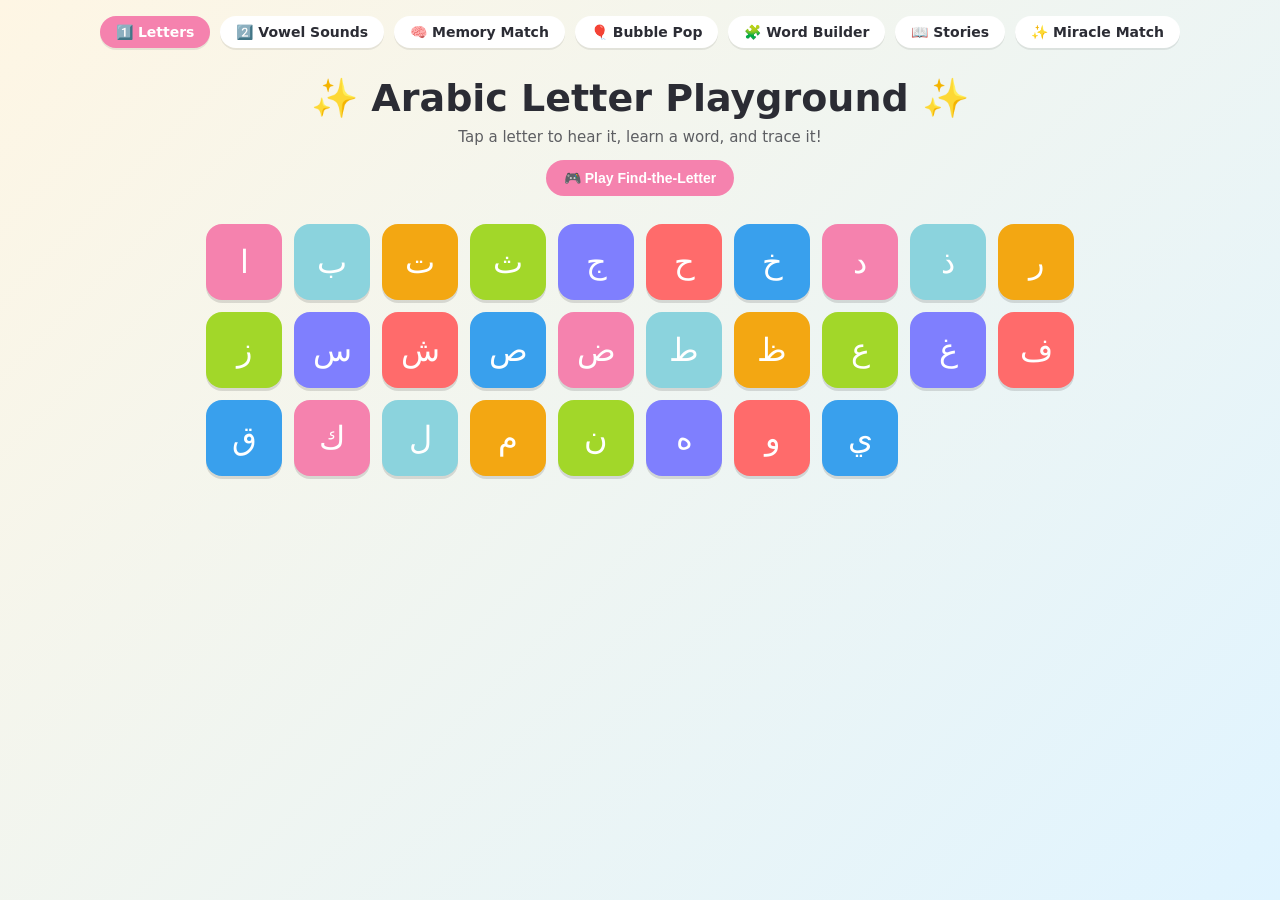
<file: index.html>
<!DOCTYPE html>
<html lang="en">
<head>
<meta charset="UTF-8">
<meta name="viewport" content="width=device-width, initial-scale=1.0">
<title>Arabic Letter Playground</title>
<link rel="stylesheet" href="style.css?v=15">
</head>
<body>

<nav class="level-nav">
  <a href="index.html" class="level-pill active">1️⃣ Letters</a>
  <a href="harakat.html" class="level-pill">2️⃣ Vowel Sounds</a>
  <a href="memory.html" class="level-pill">🧠 Memory Match</a>
  <a href="bubble.html" class="level-pill">🎈 Bubble Pop</a>
  <a href="connector.html" class="level-pill">🧩 Word Builder</a>
  <a href="stories.html" class="level-pill">📖 Stories</a>
  <a href="miracles.html" class="level-pill">✨ Miracle Match</a>
</nav>

<header class="app-header">
  <h1>✨ Arabic Letter Playground ✨</h1>
  <p class="subtitle">Tap a letter to hear it, learn a word, and trace it!</p>
  <button id="mode-toggle-btn" class="mode-btn">🎮 Play Find-the-Letter</button>
</header>

<div id="welcome-back-banner" class="welcome-back hidden">
  <span id="welcome-back-text"></span>
  <a id="welcome-back-link" class="welcome-back-btn" href="harakat.html">Continue ▶</a>
</div>

<div id="game-panel" class="game-panel hidden">
  <div class="game-prompt">Find: <span id="game-target-name">Alif</span></div>
  <button id="game-replay-btn" class="replay-btn">🔊 Hear it again</button>
  <div class="game-score">Score: <span id="game-score">0</span></div>
</div>

<main>
  <div id="letter-grid" class="letter-grid"></div>
</main>

<div id="overlay" class="overlay hidden">
  <div class="detail-card">
    <button id="close-btn" class="close-btn" aria-label="Close">✕</button>

    <div class="detail-top">
      <div class="big-letter" id="big-letter">ا</div>
      <div class="detail-info">
        <div class="letter-name" id="letter-name">Alif</div>
        <div class="letter-translit" id="letter-translit">a</div>
        <button id="hear-btn" class="hear-btn">🔊 Hear it</button>
      </div>
    </div>

    <div class="example-word">
      <div class="example-arabic" id="example-arabic">أسد</div>
      <div class="example-meaning">
        <span id="example-translit">Asad</span> — <span id="example-meaning">Lion</span> <span id="example-emoji">🦁</span>
      </div>
      <button id="hear-word-btn" class="hear-btn small">🔊 Hear the word</button>
    </div>

    <div class="trace-section">
      <p class="trace-label">Trace the letter!</p>
      <canvas id="trace-canvas" width="280" height="280"></canvas>
      <div class="trace-buttons">
        <button id="clear-trace-btn">Clear</button>
        <button id="done-trace-btn">I'm done! 🎉</button>
      </div>
    </div>
  </div>
</div>

<div id="confetti-container" class="confetti-container"></div>

<script src="script.js?v=9"></script>
</body>
</html>
</file>
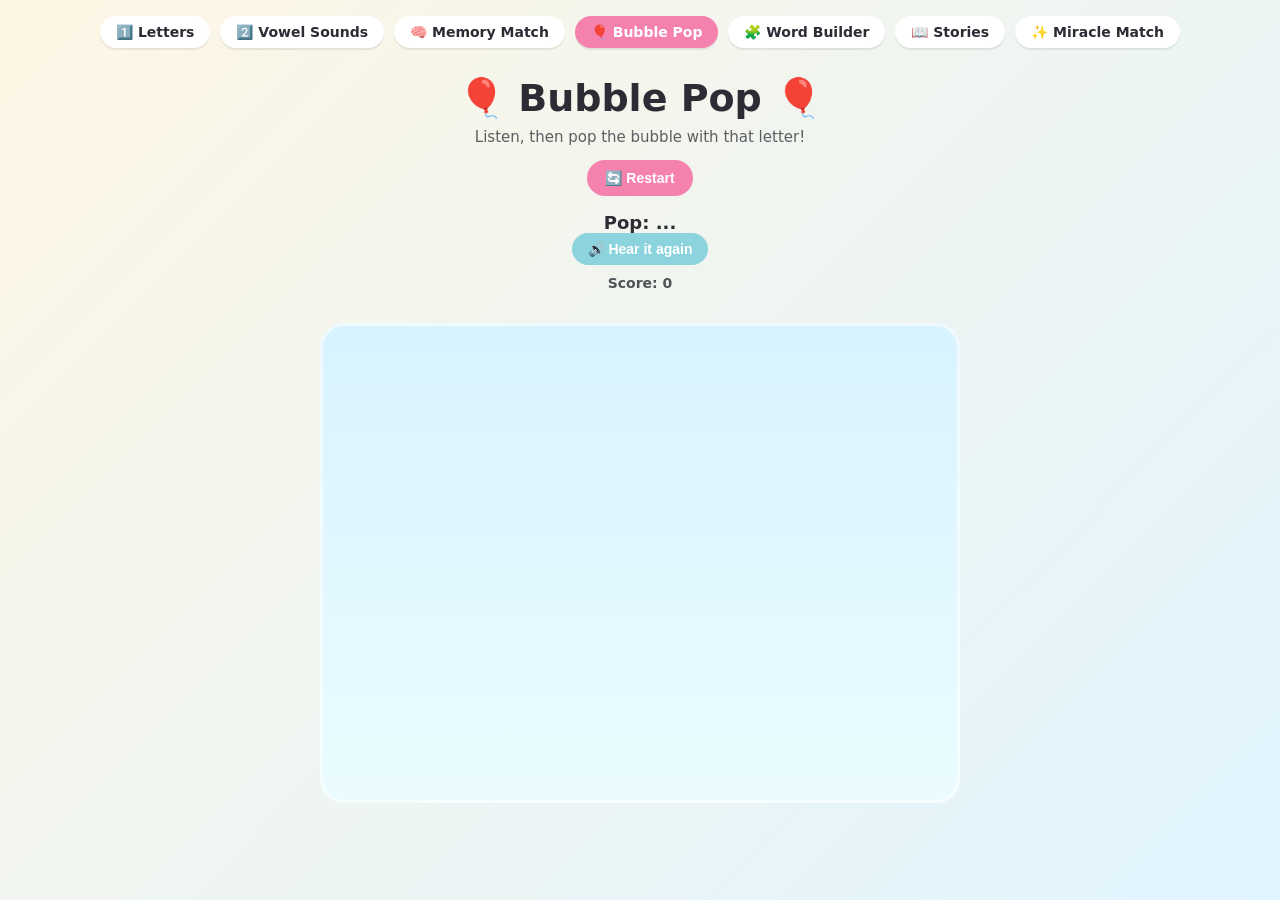
<file: bubble.html>
<!DOCTYPE html>
<html lang="en">
<head>
<meta charset="UTF-8">
<meta name="viewport" content="width=device-width, initial-scale=1.0">
<title>Bubble Pop — Arabic Letter Playground</title>
<link rel="stylesheet" href="style.css?v=15">
</head>
<body>

<nav class="level-nav">
  <a href="index.html" class="level-pill">1️⃣ Letters</a>
  <a href="harakat.html" class="level-pill">2️⃣ Vowel Sounds</a>
  <a href="memory.html" class="level-pill">🧠 Memory Match</a>
  <a href="bubble.html" class="level-pill active">🎈 Bubble Pop</a>
  <a href="connector.html" class="level-pill">🧩 Word Builder</a>
  <a href="stories.html" class="level-pill">📖 Stories</a>
  <a href="miracles.html" class="level-pill">✨ Miracle Match</a>
</nav>

<header class="app-header">
  <h1>🎈 Bubble Pop 🎈</h1>
  <p class="subtitle">Listen, then pop the bubble with that letter!</p>
  <button id="restart-btn" class="mode-btn">🔄 Restart</button>
</header>

<div class="bubble-prompt">
  <div class="bubble-prompt-text">Pop: <span id="target-name">Alif</span></div>
  <button id="replay-btn" class="replay-btn">🔊 Hear it again</button>
  <div class="bubble-score">Score: <span id="score">0</span></div>
</div>

<main>
  <div id="bubble-pond" class="bubble-pond"></div>
</main>

<div id="confetti-container" class="confetti-container"></div>

<script src="bubble.js?v=4"></script>
</body>
</html>
</file>
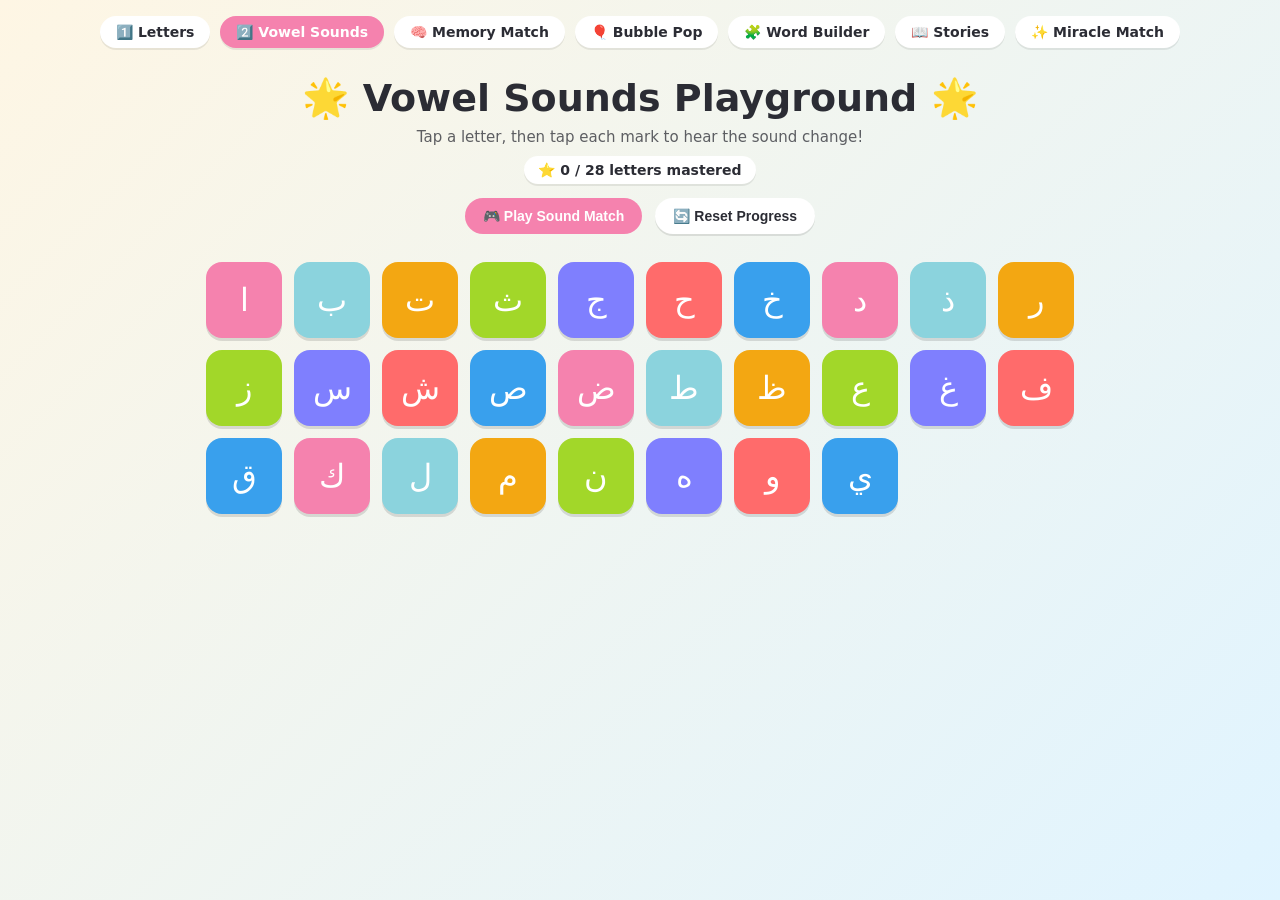
<file: harakat.html>
<!DOCTYPE html>
<html lang="en">
<head>
<meta charset="UTF-8">
<meta name="viewport" content="width=device-width, initial-scale=1.0">
<title>Vowel Sounds (Harakat) — Arabic Letter Playground</title>
<link rel="stylesheet" href="style.css?v=15">
</head>
<body>

<nav class="level-nav">
  <a href="index.html" class="level-pill">1️⃣ Letters</a>
  <a href="harakat.html" class="level-pill active">2️⃣ Vowel Sounds</a>
  <a href="memory.html" class="level-pill">🧠 Memory Match</a>
  <a href="bubble.html" class="level-pill">🎈 Bubble Pop</a>
  <a href="connector.html" class="level-pill">🧩 Word Builder</a>
  <a href="stories.html" class="level-pill">📖 Stories</a>
  <a href="miracles.html" class="level-pill">✨ Miracle Match</a>
</nav>

<header class="app-header">
  <h1>🌟 Vowel Sounds Playground 🌟</h1>
  <p class="subtitle">Tap a letter, then tap each mark to hear the sound change!</p>
  <div class="progress-badge">⭐ <span id="progress-count">0</span> / 28 letters mastered</div>
  <br>
  <button id="mode-toggle-btn" class="mode-btn">🎮 Play Sound Match</button>
  <button id="reset-btn" class="mode-btn reset-btn">🔄 Reset Progress</button>
</header>

<div id="game-panel" class="game-panel hidden">
  <div class="game-prompt">Listen, then tap the mark you heard!</div>
  <div class="game-target-letter" id="game-target-letter">ب</div>
  <button id="replay-btn" class="replay-btn">🔊 Replay Sound</button>
  <div class="answer-chips" id="answer-chips"></div>
  <div class="game-score">Score: <span id="game-score">0</span></div>
</div>

<main>
  <div id="letter-grid" class="letter-grid"></div>
</main>

<div id="overlay" class="overlay hidden">
  <div class="detail-card">
    <button id="close-btn" class="close-btn" aria-label="Close">✕</button>

    <div class="harakat-top">
      <div class="detail-info">
        <div class="letter-name" id="letter-name">Ba</div>
        <div class="letter-translit" id="letter-translit">"b"</div>
      </div>
    </div>

    <div class="stage-label" id="stage-label">Tap a mark below 👇</div>
    <div class="stage" id="stage">ب</div>
    <button id="hear-btn" class="hear-btn">🔊 Hear it</button>

    <div class="vowel-chips" id="vowel-chips"></div>

    <div class="mascot-bubble" id="mascot-bubble">⭐ Tap a vowel mark to hear the sound change!</div>
  </div>
</div>

<div id="confetti-container" class="confetti-container"></div>

<script src="harakat.js?v=7"></script>
</body>
</html>
</file>
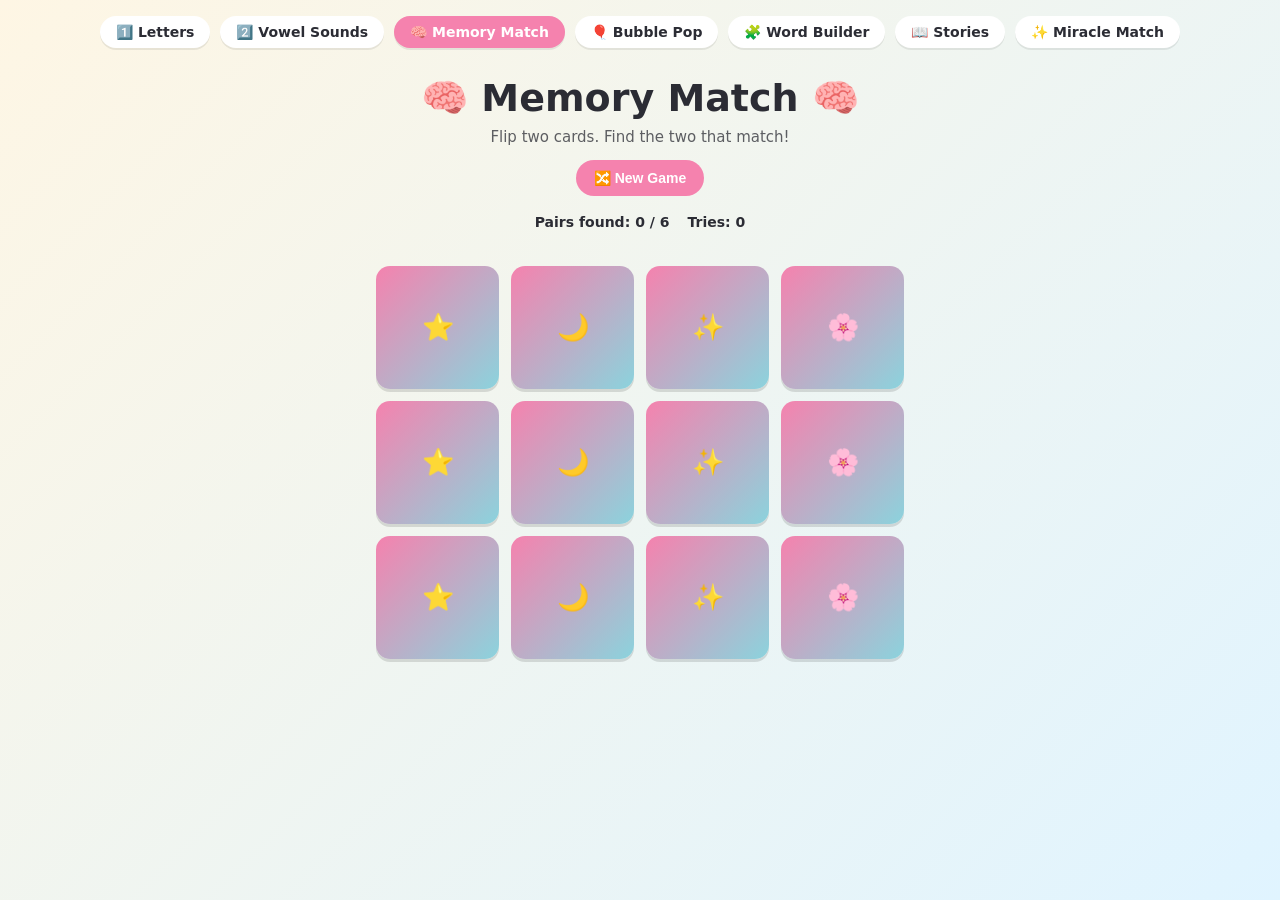
<file: memory.html>
<!DOCTYPE html>
<html lang="en">
<head>
<meta charset="UTF-8">
<meta name="viewport" content="width=device-width, initial-scale=1.0">
<title>Memory Match — Arabic Letter Playground</title>
<link rel="stylesheet" href="style.css?v=15">
</head>
<body>

<nav class="level-nav">
  <a href="index.html" class="level-pill">1️⃣ Letters</a>
  <a href="harakat.html" class="level-pill">2️⃣ Vowel Sounds</a>
  <a href="memory.html" class="level-pill active">🧠 Memory Match</a>
  <a href="bubble.html" class="level-pill">🎈 Bubble Pop</a>
  <a href="connector.html" class="level-pill">🧩 Word Builder</a>
  <a href="stories.html" class="level-pill">📖 Stories</a>
  <a href="miracles.html" class="level-pill">✨ Miracle Match</a>
</nav>

<header class="app-header">
  <h1>🧠 Memory Match 🧠</h1>
  <p class="subtitle">Flip two cards. Find the two that match!</p>
  <button id="new-game-btn" class="mode-btn">🔀 New Game</button>
</header>

<div class="memory-toolbar">
  <span>Pairs found: <span id="pairs-found">0</span> / <span id="pairs-total">6</span></span>
  <span>Tries: <span id="tries-count">0</span></span>
</div>

<div id="win-banner" class="memory-win-banner hidden">
  🎉 You found every pair! Great memory!
</div>

<main>
  <div id="memory-grid" class="memory-grid"></div>
</main>

<div id="confetti-container" class="confetti-container"></div>

<script src="memory.js?v=3"></script>
</body>
</html>
</file>
<file: style.css>
:root {
  --bg1: #fef6e4;
  --bg2: #e0f4ff;
  --accent: #f582ae;
  --accent2: #8bd3dd;
  --accent3: #f3d2c1;
  --text: #2b2c34;
  --card-bg: #ffffff;
}

* { box-sizing: border-box; }

body {
  margin: 0;
  min-height: 100vh;
  font-family: 'Segoe UI', system-ui, sans-serif;
  background: linear-gradient(135deg, var(--bg1), var(--bg2));
  color: var(--text);
}

.level-nav {
  display: flex;
  justify-content: center;
  gap: 10px;
  padding: 16px 16px 0;
}

.level-pill {
  text-decoration: none;
  color: var(--text);
  background: #fff;
  padding: 8px 16px;
  border-radius: 999px;
  font-weight: 700;
  font-size: 14px;
  box-shadow: 0 2px 0 rgba(0,0,0,0.08);
  transition: transform 0.12s ease;
}

.level-pill:hover {
  transform: translateY(-2px);
}

.level-pill.active {
  background: var(--accent);
  color: #fff;
}

.app-header {
  text-align: center;
  padding: 28px 16px 12px;
}

.welcome-back {
  max-width: 420px;
  margin: 14px auto 0;
  background: #fff7e6;
  border: 2px solid #ffd93d;
  border-radius: 16px;
  padding: 12px 16px;
  text-align: center;
  font-weight: 600;
  font-size: 14px;
}

.welcome-back.hidden {
  display: none;
}

.welcome-back-btn {
  display: inline-block;
  margin-top: 8px;
  background: var(--accent);
  color: #fff;
  text-decoration: none;
  padding: 8px 16px;
  border-radius: 999px;
  font-weight: 700;
  font-size: 14px;
}

.progress-badge {
  display: inline-block;
  margin-top: 10px;
  background: #fff;
  padding: 6px 14px;
  border-radius: 999px;
  font-weight: 700;
  font-size: 14px;
  box-shadow: 0 2px 0 rgba(0,0,0,0.08);
}

.app-header h1 {
  margin: 0;
  font-size: clamp(24px, 5vw, 38px);
}

.subtitle {
  margin: 8px 0 0;
  opacity: 0.75;
  font-size: 15px;
}

.mode-btn {
  margin-top: 14px;
  border: none;
  background: var(--accent);
  color: #fff;
  padding: 10px 18px;
  border-radius: 999px;
  cursor: pointer;
  font-size: 14px;
  font-weight: 700;
}

.reset-btn {
  background: #fff;
  color: var(--text);
  box-shadow: 0 2px 0 rgba(0,0,0,0.1);
  margin-left: 8px;
}

.reset-btn.confirming {
  background: #ff6b6b;
  color: #fff;
}

.game-panel {
  max-width: 900px;
  margin: 0 auto;
  padding: 0 16px 8px;
  text-align: center;
}

.game-panel.hidden { display: none; }

.game-prompt {
  font-size: 22px;
  font-weight: 700;
}

.game-score {
  margin-top: 4px;
  font-weight: 600;
  opacity: 0.8;
}

main {
  max-width: 900px;
  margin: 0 auto;
  padding: 16px;
}

.letter-grid {
  display: grid;
  grid-template-columns: repeat(auto-fill, minmax(72px, 1fr));
  gap: 12px;
}

.letter-btn {
  aspect-ratio: 1;
  border: none;
  border-radius: 16px;
  font-size: 32px;
  cursor: pointer;
  display: flex;
  align-items: center;
  justify-content: center;
  box-shadow: 0 3px 0 rgba(0,0,0,0.12);
  transition: transform 0.12s ease, box-shadow 0.12s ease;
  color: #fff;
  font-family: 'Traditional Arabic', 'Scheherazade New', 'Noto Naskh Arabic', serif;
}

.letter-btn:hover {
  transform: translateY(-2px) scale(1.05);
}

.letter-btn:active {
  transform: translateY(1px);
  box-shadow: 0 1px 0 rgba(0,0,0,0.12);
}

.letter-btn.correct-flash {
  animation: correct-pulse 0.6s ease;
}

.letter-btn.wrong-flash {
  animation: wrong-shake 0.4s ease;
}

@keyframes correct-pulse {
  0% { box-shadow: 0 0 0 0 rgba(46, 158, 79, 0.7); }
  50% { transform: scale(1.15); box-shadow: 0 0 0 10px rgba(46, 158, 79, 0); }
  100% { transform: scale(1); }
}

@keyframes wrong-shake {
  0%, 100% { transform: translateX(0); }
  25% { transform: translateX(-6px); }
  75% { transform: translateX(6px); }
}

.overlay {
  position: fixed;
  inset: 0;
  background: rgba(30, 20, 40, 0.55);
  display: flex;
  align-items: center;
  justify-content: center;
  padding: 16px;
  z-index: 10;
}

.overlay.hidden { display: none; }

.detail-card {
  background: var(--card-bg);
  border-radius: 24px;
  padding: 24px;
  max-width: 380px;
  width: 100%;
  max-height: 92vh;
  overflow-y: auto;
  position: relative;
  box-shadow: 0 20px 50px rgba(0,0,0,0.3);
  text-align: center;
}

.close-btn {
  position: absolute;
  top: 14px;
  right: 14px;
  border: none;
  background: #f1f1f1;
  width: 32px;
  height: 32px;
  border-radius: 50%;
  cursor: pointer;
  font-size: 16px;
}

.detail-top {
  display: flex;
  align-items: center;
  gap: 16px;
  justify-content: center;
  margin-top: 8px;
}

.big-letter {
  font-size: 90px;
  line-height: 1;
  font-family: 'Traditional Arabic', 'Scheherazade New', 'Noto Naskh Arabic', serif;
  color: var(--accent);
}

.detail-info {
  text-align: left;
}

.letter-name {
  font-size: 22px;
  font-weight: 700;
}

.letter-translit {
  opacity: 0.6;
  margin-bottom: 8px;
}

.hear-btn {
  border: none;
  background: var(--accent2);
  color: #fff;
  padding: 8px 14px;
  border-radius: 999px;
  cursor: pointer;
  font-size: 14px;
  font-weight: 600;
}

.hear-btn.small {
  background: var(--accent3);
  color: var(--text);
  margin-top: 8px;
}

.example-word {
  margin-top: 20px;
  padding: 16px;
  background: #faf7f2;
  border-radius: 16px;
}

.example-arabic {
  font-size: 40px;
  font-family: 'Traditional Arabic', 'Scheherazade New', 'Noto Naskh Arabic', serif;
  color: var(--accent);
}

.example-meaning {
  margin-top: 6px;
  font-size: 15px;
}

.trace-section {
  margin-top: 20px;
}

.trace-label {
  font-weight: 600;
  margin-bottom: 8px;
}

#trace-canvas {
  border: 3px dashed #ccc;
  border-radius: 16px;
  background: #fff;
  touch-action: none;
  cursor: crosshair;
}

.trace-buttons {
  display: flex;
  gap: 10px;
  justify-content: center;
  margin-top: 10px;
}

.trace-buttons button {
  border: none;
  padding: 8px 16px;
  border-radius: 999px;
  cursor: pointer;
  font-weight: 600;
}

#clear-trace-btn {
  background: #eee;
  color: var(--text);
}

#done-trace-btn {
  background: var(--accent);
  color: #fff;
}

.confetti-container {
  position: fixed;
  inset: 0;
  pointer-events: none;
  overflow: hidden;
  z-index: 20;
}

.confetti-piece {
  position: absolute;
  top: -20px;
  width: 10px;
  height: 14px;
  opacity: 0.9;
  animation: fall linear forwards;
}

@keyframes fall {
  to {
    transform: translateY(110vh) rotate(360deg);
    opacity: 0.3;
  }
}

/* --- Harakat level --- */

.letter-btn {
  position: relative;
}

.mastered-badge {
  position: absolute;
  top: -6px;
  right: -6px;
  background: #ffd93d;
  border-radius: 50%;
  width: 22px;
  height: 22px;
  display: flex;
  align-items: center;
  justify-content: center;
  font-size: 13px;
  box-shadow: 0 2px 0 rgba(0,0,0,0.15);
}

.harakat-top {
  display: flex;
  align-items: center;
  gap: 14px;
  justify-content: center;
}

.mascot-bubble {
  margin: 16px auto 0;
  background: #fff7e6;
  border: 2px solid #ffd93d;
  border-radius: 16px;
  padding: 10px 14px;
  font-size: 14px;
  font-weight: 600;
  max-width: 320px;
}

.stage {
  margin: 18px auto;
  font-size: 100px;
  line-height: 1;
  font-family: 'Traditional Arabic', 'Scheherazade New', 'Noto Naskh Arabic', serif;
  color: var(--accent);
  min-height: 110px;
  display: flex;
  align-items: center;
  justify-content: center;
  transition: transform 0.15s ease;
}

.stage.pop {
  animation: stage-pop 0.4s ease;
}

@keyframes stage-pop {
  0% { transform: scale(0.7); }
  60% { transform: scale(1.15); }
  100% { transform: scale(1); }
}

.stage-label {
  text-align: center;
  font-weight: 700;
  opacity: 0.75;
  min-height: 20px;
  margin-bottom: 6px;
}

.vowel-chips {
  display: flex;
  gap: 10px;
  justify-content: center;
  margin-top: 18px;
  flex-wrap: wrap;
}

.vowel-chip {
  border: 3px solid transparent;
  background: #f4f4f9;
  border-radius: 16px;
  padding: 10px 14px;
  cursor: pointer;
  min-width: 84px;
  text-align: center;
}

.vowel-chip .chip-combo {
  font-size: 34px;
  font-family: 'Traditional Arabic', 'Scheherazade New', 'Noto Naskh Arabic', serif;
  color: var(--text);
}

.vowel-chip .chip-name {
  font-size: 12px;
  font-weight: 700;
  margin-top: 2px;
}

.vowel-chip.explored {
  border-color: #7ed957;
  background: #f1fff0;
}

.vowel-chip.active {
  border-color: var(--accent);
  transform: translateY(-2px);
}

.game-target-letter {
  font-size: 64px;
  font-family: 'Traditional Arabic', 'Scheherazade New', 'Noto Naskh Arabic', serif;
  color: var(--accent);
  text-align: center;
  margin: 6px 0;
}

.replay-btn {
  display: block;
  margin: 0 auto 10px;
  border: none;
  background: var(--accent2);
  color: #fff;
  padding: 8px 16px;
  border-radius: 999px;
  cursor: pointer;
  font-weight: 700;
  font-size: 14px;
}

.answer-chips {
  display: flex;
  gap: 14px;
  justify-content: center;
  margin-top: 14px;
  flex-wrap: wrap;
}

.answer-chip {
  border: none;
  border-radius: 16px;
  font-size: 40px;
  width: 84px;
  height: 84px;
  cursor: pointer;
  background: #fff;
  box-shadow: 0 3px 0 rgba(0,0,0,0.12);
  font-family: 'Traditional Arabic', 'Scheherazade New', 'Noto Naskh Arabic', serif;
  transition: transform 0.12s ease;
}

.answer-chip:hover {
  transform: translateY(-2px) scale(1.05);
}

/* --- Memory Match --- */

.memory-toolbar {
  display: flex;
  justify-content: center;
  align-items: center;
  gap: 18px;
  flex-wrap: wrap;
  margin: 6px 0 20px;
  font-weight: 700;
  font-size: 14px;
}

.memory-grid {
  display: grid;
  grid-template-columns: repeat(4, 1fr);
  gap: 12px;
  max-width: 560px;
  margin: 0 auto;
  padding: 0 16px 40px;
}

.memory-card {
  aspect-ratio: 1 / 1;
  perspective: 800px;
  border: none;
  background: none;
  padding: 0;
  cursor: pointer;
}

.memory-card-inner {
  position: relative;
  width: 100%;
  height: 100%;
  transition: transform 0.45s cubic-bezier(0.2, 0.8, 0.3, 1.2);
  transform-style: preserve-3d;
}

.memory-card.flipped .memory-card-inner,
.memory-card.matched .memory-card-inner {
  transform: rotateY(180deg);
}

.memory-card-back,
.memory-card-face {
  position: absolute;
  inset: 0;
  display: flex;
  align-items: center;
  justify-content: center;
  border-radius: 14px;
  backface-visibility: hidden;
  box-shadow: 0 3px 0 rgba(0,0,0,0.12);
}

.memory-card-back {
  background: linear-gradient(135deg, var(--accent), var(--accent2));
  font-size: 26px;
}

.memory-card-face {
  background: #fff;
  transform: rotateY(180deg);
  font-size: 40px;
  font-family: 'Traditional Arabic', 'Scheherazade New', 'Noto Naskh Arabic', serif;
}

.memory-card.matched .memory-card-face {
  background: #f1fff0;
  box-shadow: 0 0 0 3px #7ed957 inset;
}

.memory-card.matched {
  cursor: default;
}

.memory-card.wobble .memory-card-inner {
  animation: memory-wobble 0.4s ease;
}

@keyframes memory-wobble {
  0%, 100% { transform: rotateY(180deg) translateX(0); }
  25% { transform: rotateY(180deg) translateX(-6px); }
  75% { transform: rotateY(180deg) translateX(6px); }
}

.memory-win-banner {
  max-width: 420px;
  margin: 0 auto 20px;
  background: #fff7e6;
  border: 2px solid #ffd93d;
  border-radius: 16px;
  padding: 14px 16px;
  text-align: center;
  font-weight: 700;
}

.memory-win-banner.hidden {
  display: none;
}

@media (max-width: 480px) {
  .memory-grid {
    grid-template-columns: repeat(3, 1fr);
  }
}

/* --- Bubble Pop --- */

.bubble-prompt {
  text-align: center;
  margin: 4px auto 16px;
}

.bubble-prompt-text {
  font-size: 18px;
  font-weight: 700;
}

.bubble-score {
  margin-top: 6px;
  font-weight: 700;
  font-size: 14px;
  opacity: 0.8;
}

.bubble-pond {
  position: relative;
  max-width: 640px;
  height: 480px;
  margin: 0 auto 30px;
  overflow: hidden;
  border-radius: 24px;
  background: linear-gradient(180deg, #d8f3ff, #eafcff);
  box-shadow: inset 0 0 0 3px rgba(255,255,255,0.6);
}

.bubble {
  position: absolute;
  bottom: -80px;
  width: 74px;
  height: 74px;
  border-radius: 50%;
  border: none;
  color: #fff;
  font-size: 30px;
  font-weight: 700;
  font-family: 'Traditional Arabic', 'Scheherazade New', 'Noto Naskh Arabic', serif;
  display: flex;
  align-items: center;
  justify-content: center;
  cursor: pointer;
  box-shadow: 0 4px 0 rgba(0,0,0,0.12), inset -6px -6px 12px rgba(0,0,0,0.08), inset 6px 6px 10px rgba(255,255,255,0.35);
  animation-name: bubble-float;
  animation-timing-function: linear;
  animation-fill-mode: forwards;
}

@keyframes bubble-float {
  from { bottom: -80px; }
  to { bottom: 520px; }
}

.bubble.wrong-flash {
  box-shadow: 0 4px 0 rgba(0,0,0,0.12), 0 0 0 5px #ff6b6b;
}

.bubble.popping {
  animation: none;
  transition: transform 0.3s ease, opacity 0.3s ease;
  transform: scale(1.5);
  opacity: 0;
  pointer-events: none;
}

@media (max-width: 480px) {
  .bubble-pond {
    height: 400px;
  }
}

/* --- Word Builder (Letter Connector) --- */

.connector-hint-card {
  text-align: center;
  margin: 0 auto 10px;
}

.connector-hint-emoji {
  font-size: 48px;
}

.connector-hint-text {
  font-weight: 700;
  font-size: 18px;
  margin-top: 4px;
}

.connector-words-built {
  text-align: center;
  font-weight: 700;
  font-size: 14px;
  opacity: 0.8;
  margin-bottom: 10px;
}

.connector-slots {
  display: flex;
  direction: rtl;
  justify-content: center;
  gap: 14px;
  margin: 20px auto;
  min-height: 78px;
}

.connector-slot {
  width: 74px;
  height: 74px;
  border: 3px dashed var(--accent2);
  border-radius: 16px;
  display: flex;
  align-items: center;
  justify-content: center;
  font-size: 38px;
  font-family: 'Traditional Arabic', 'Scheherazade New', 'Noto Naskh Arabic', serif;
  background: #fff;
  color: var(--text);
}

.connector-slot.filled {
  border-style: solid;
  border-color: #7ed957;
  background: #f1fff0;
  animation: connector-pop 0.3s ease;
}

@keyframes connector-pop {
  0% { transform: scale(0.7); }
  60% { transform: scale(1.15); }
  100% { transform: scale(1); }
}

.connector-tray {
  display: flex;
  direction: rtl;
  justify-content: center;
  gap: 14px;
  margin: 30px auto;
  flex-wrap: wrap;
  min-height: 90px;
  max-width: 560px;
  padding: 0 16px;
}

.connector-tile {
  width: 74px;
  height: 74px;
  border-radius: 16px;
  border: none;
  display: flex;
  align-items: center;
  justify-content: center;
  font-size: 38px;
  font-family: 'Traditional Arabic', 'Scheherazade New', 'Noto Naskh Arabic', serif;
  color: #fff;
  cursor: grab;
  box-shadow: 0 3px 0 rgba(0,0,0,0.12);
  touch-action: none;
  user-select: none;
  transition: left 0.25s ease, top 0.25s ease;
}

.connector-tile.dragging {
  cursor: grabbing;
  z-index: 1000;
  transition: none;
  box-shadow: 0 8px 16px rgba(0,0,0,0.25);
}

.connector-tile.placed {
  visibility: hidden;
}

.connector-celebrate {
  max-width: 420px;
  margin: 10px auto 20px;
  background: #fff7e6;
  border: 2px solid #ffd93d;
  border-radius: 20px;
  padding: 18px 20px;
  text-align: center;
}

.connector-celebrate.hidden {
  display: none;
}

.connector-celebrate-word {
  font-size: 52px;
  font-family: 'Traditional Arabic', 'Scheherazade New', 'Noto Naskh Arabic', serif;
  color: var(--accent);
  margin-bottom: 4px;
}

.connector-celebrate-meaning {
  font-weight: 700;
  margin-bottom: 10px;
}

/* --- Prophet Stories --- */

.story-select-grid {
  display: grid;
  grid-template-columns: repeat(auto-fill, minmax(140px, 1fr));
  gap: 16px;
  max-width: 700px;
  margin: 0 auto 30px;
  padding: 0 16px;
}

.story-select-grid.hidden {
  display: none;
}

.story-card {
  border: none;
  border-radius: 20px;
  padding: 20px 10px;
  text-align: center;
  cursor: pointer;
  background: #fff;
  box-shadow: 0 3px 0 rgba(0,0,0,0.12);
  font-weight: 700;
}

.story-card-emoji {
  font-size: 42px;
  display: block;
  margin-bottom: 8px;
}

.story-card.locked {
  opacity: 0.55;
  cursor: default;
  background: #f4f4f9;
}

.story-card.completed {
  box-shadow: 0 0 0 3px #7ed957, 0 3px 0 rgba(0,0,0,0.12);
}

.story-view {
  max-width: 640px;
  margin: 0 auto 40px;
  padding: 0 16px;
}

.story-view.hidden {
  display: none;
}

.story-back-btn {
  display: block;
  margin: 0 auto 20px;
  border: none;
  background: #fff;
  color: var(--text);
  padding: 8px 18px;
  border-radius: 999px;
  cursor: pointer;
  font-weight: 700;
  box-shadow: 0 2px 0 rgba(0,0,0,0.1);
}

.story-title {
  text-align: center;
  font-size: 26px;
  font-weight: 800;
  margin-bottom: 6px;
}

.story-listen-btn {
  display: block;
  margin: 0 auto 24px;
  border: none;
  background: var(--accent2);
  color: #fff;
  padding: 10px 20px;
  border-radius: 999px;
  cursor: pointer;
  font-weight: 700;
}

.story-slide {
  display: flex;
  align-items: center;
  gap: 16px;
  background: #fff;
  border-radius: 18px;
  padding: 14px 18px;
  margin-bottom: 12px;
  box-shadow: 0 2px 0 rgba(0,0,0,0.08);
}

.story-slide-emoji {
  font-size: 34px;
  flex-shrink: 0;
}

.story-slide-text {
  font-size: 15px;
  line-height: 1.4;
}

.story-dua-box {
  text-align: center;
  background: #fff7e6;
  border: 2px solid #ffd93d;
  border-radius: 16px;
  padding: 14px;
  margin: 10px 0 12px;
}

.story-dua-arabic {
  font-size: 28px;
  font-family: 'Traditional Arabic', 'Scheherazade New', 'Noto Naskh Arabic', serif;
  color: var(--accent);
  margin-bottom: 8px;
}

.story-dua-btn {
  border: none;
  background: var(--accent);
  color: #fff;
  padding: 8px 16px;
  border-radius: 999px;
  cursor: pointer;
  font-weight: 700;
  font-size: 13px;
}

.story-dua-reference {
  font-size: 12px;
  opacity: 0.6;
  font-weight: 700;
  margin-top: 4px;
}

.story-quiz-heading {
  text-align: center;
  font-size: 20px;
  font-weight: 800;
  margin: 30px 0 16px;
}

.story-quiz-question {
  text-align: center;
  font-weight: 700;
  margin-bottom: 14px;
}

.story-quiz-options {
  display: flex;
  justify-content: center;
  gap: 14px;
  flex-wrap: wrap;
  margin-bottom: 20px;
}

.story-quiz-option {
  border: 3px solid transparent;
  background: #fff;
  border-radius: 18px;
  padding: 14px 16px;
  cursor: pointer;
  box-shadow: 0 3px 0 rgba(0,0,0,0.12);
  min-width: 100px;
  max-width: 130px;
  display: flex;
  flex-direction: column;
  align-items: center;
  gap: 6px;
}

.story-quiz-option-emoji {
  font-size: 40px;
}

.story-quiz-option-label {
  font-size: 13px;
  font-weight: 700;
  text-align: center;
  color: var(--text);
  line-height: 1.25;
}

.story-quiz-option.correct-flash {
  border-color: #7ed957;
  background: #f1fff0;
}

.story-quiz-option.wrong-flash {
  border-color: #ff6b6b;
}

.story-complete-banner {
  text-align: center;
  background: #fff7e6;
  border: 2px solid #ffd93d;
  border-radius: 20px;
  padding: 20px;
  font-weight: 700;
  font-size: 18px;
}

.story-complete-banner.hidden {
  display: none;
}

/* --- Miracle Match --- */

.miracle-progress {
  text-align: center;
  font-weight: 700;
  font-size: 14px;
  opacity: 0.8;
  margin-bottom: 14px;
}

.miracle-card {
  max-width: 480px;
  margin: 0 auto 24px;
  background: #fff;
  border-radius: 20px;
  padding: 24px 20px;
  text-align: center;
  box-shadow: 0 3px 0 rgba(0,0,0,0.1);
}

.miracle-card-emoji {
  font-size: 56px;
  margin-bottom: 10px;
}

.miracle-card-text {
  font-size: 17px;
  font-weight: 600;
  line-height: 1.4;
}

.miracle-replay-btn {
  display: block;
  margin: 14px auto 0;
  border: none;
  background: var(--accent2);
  color: #fff;
  padding: 8px 16px;
  border-radius: 999px;
  cursor: pointer;
  font-weight: 700;
  font-size: 13px;
}

.miracle-heading {
  text-align: center;
  font-weight: 800;
  font-size: 18px;
  margin-bottom: 14px;
}

.miracle-options {
  display: flex;
  justify-content: center;
  gap: 14px;
  flex-wrap: wrap;
  margin-bottom: 20px;
  max-width: 600px;
  margin-left: auto;
  margin-right: auto;
}

.miracle-option {
  border: 3px solid transparent;
  background: #fff;
  border-radius: 16px;
  padding: 14px 18px;
  cursor: pointer;
  font-weight: 700;
  font-size: 15px;
  min-width: 140px;
  box-shadow: 0 3px 0 rgba(0,0,0,0.12);
}

.miracle-option.correct-flash {
  border-color: #7ed957;
  background: #f1fff0;
}

.miracle-option.wrong-flash {
  border-color: #ff6b6b;
}

.miracle-complete-banner {
  max-width: 420px;
  margin: 0 auto 20px;
  text-align: center;
  background: #fff7e6;
  border: 2px solid #ffd93d;
  border-radius: 20px;
  padding: 20px;
  font-weight: 700;
  font-size: 18px;
}

.miracle-complete-banner.hidden {
  display: none;
}
</file>
